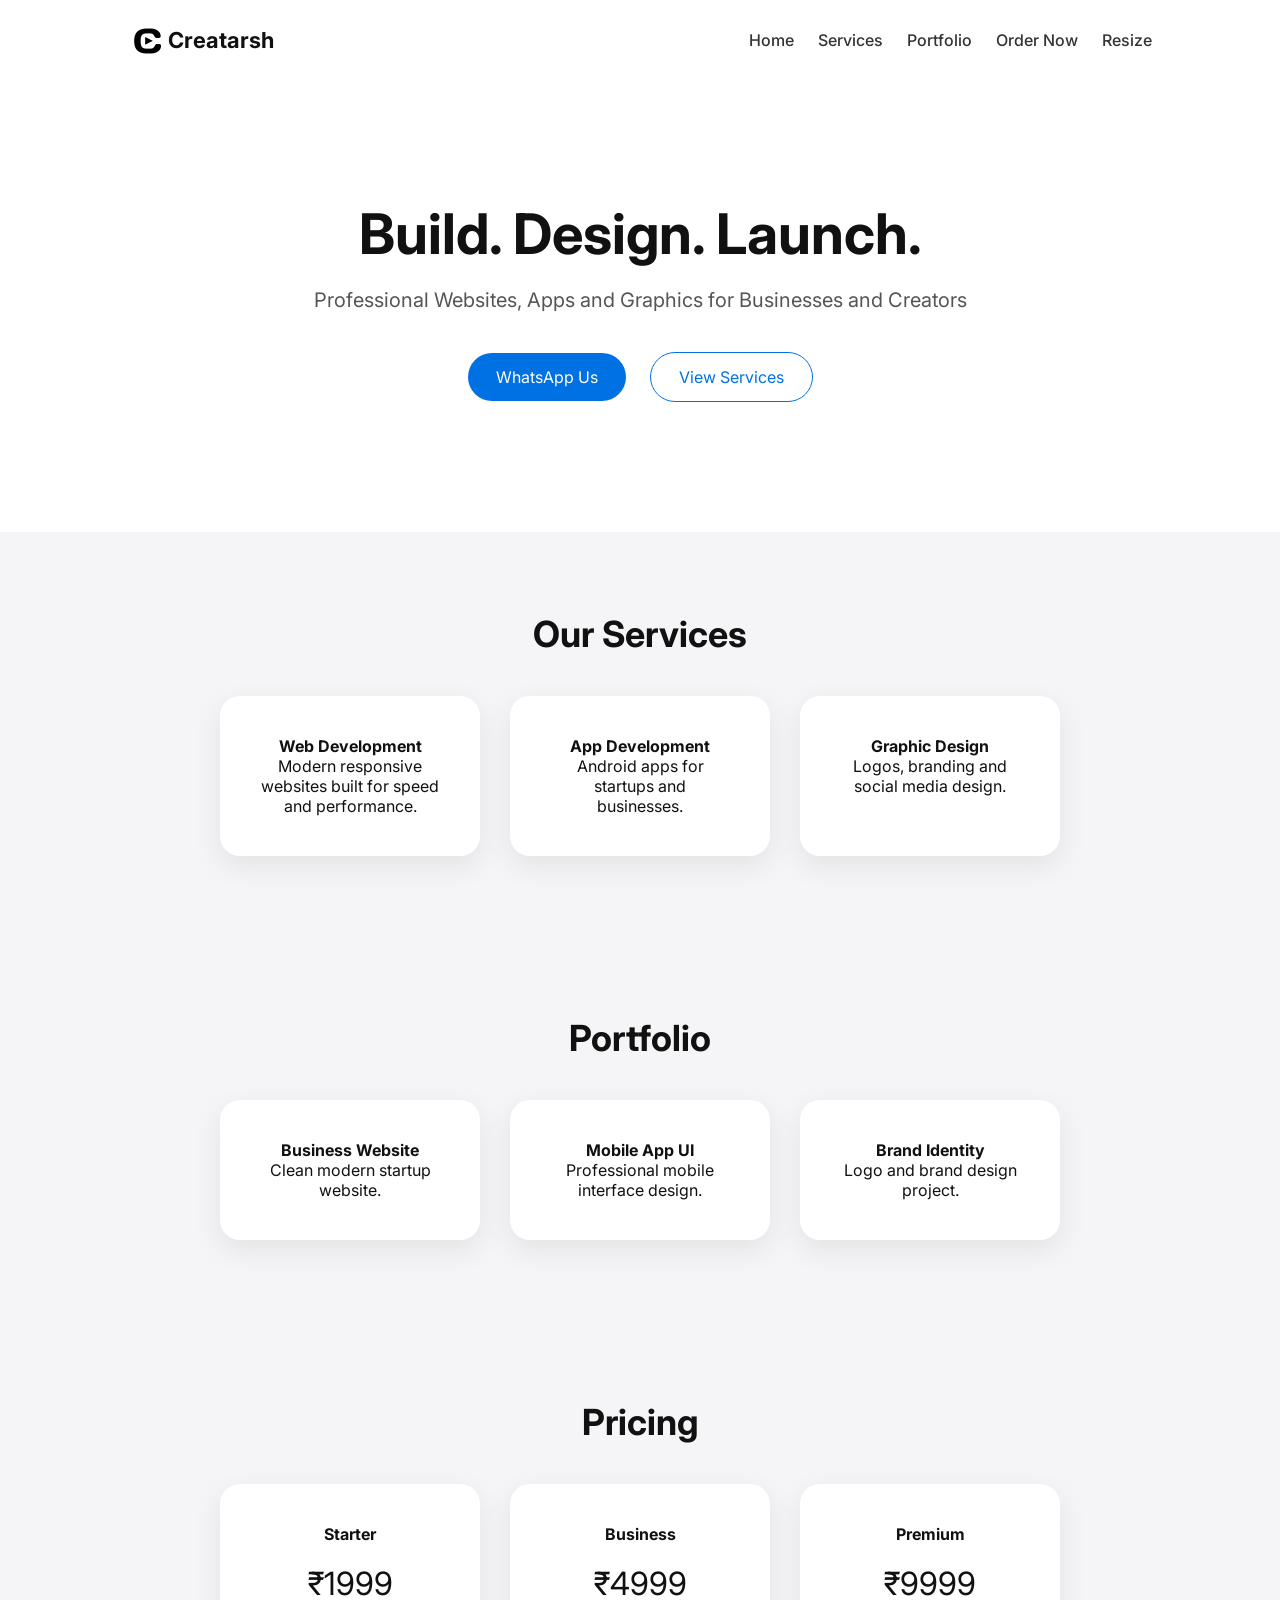
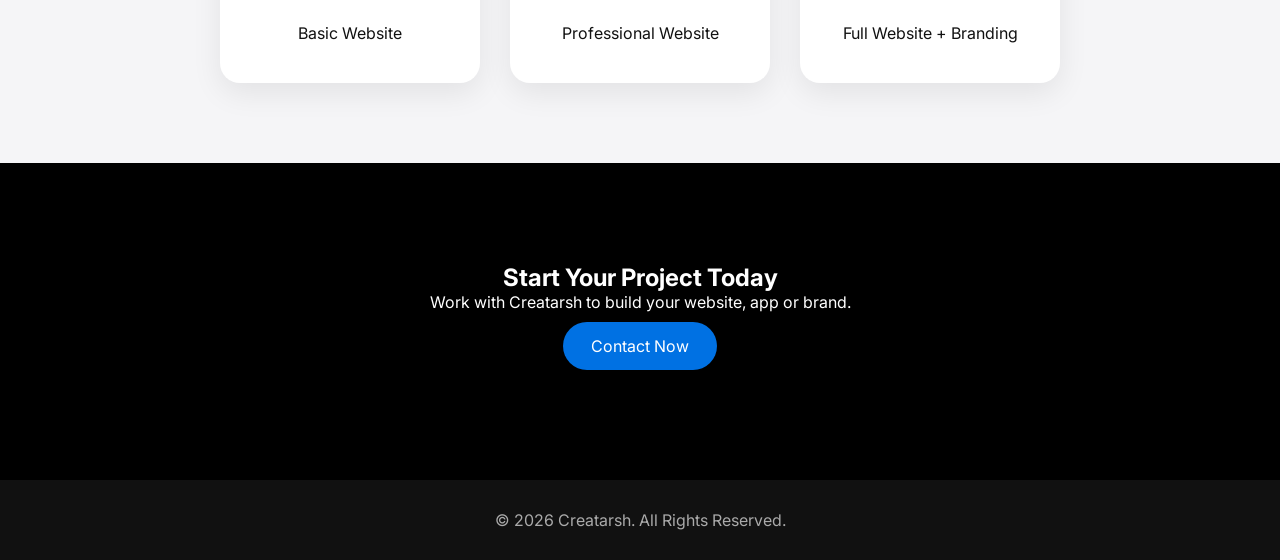
<file: index.html>
<!DOCTYPE html>
<html lang="en">
<head>



<meta charset="UTF-8">
<meta name="viewport" content="width=device-width, initial-scale=1.0">
<meta name="theme-color" content="#000000">
<meta name="apple-mobile-web-app-capable" content="yes">
<meta name="apple-mobile-web-app-status-bar-style" content="black">
<meta name="apple-mobile-web-app-title" content="Creatarsh">


<title>Creatarsh</title>
<link rel="apple-touch-icon" href="logo.png">
<link rel="icon" type="image/png" href="favicon.png">

<link rel="stylesheet" href="style.css">



<link href="https://fonts.googleapis.com/css2?family=Inter:wght@300;400;600;700&display=swap" rel="stylesheet">

</head>

<body>

<header>

<h1>
    <img src="logo.png" alt="logo">Creatarsh</h1>

<nav>
<a href="https://creatarsh.in/index.html">Home</a>
<a href="services.html">Services</a>
<a href="portfolio.html">Portfolio</a>
<a href="order.html">Order Now</a>
<a href="imagetool.html">Resize</a>
</nav>

</header>


<section class="hero">

<h2>Build. Design. Launch.</h2>

<p>Professional Websites, Apps and Graphics for Businesses and Creators</p>


<a class="btn primary" href="https://wa.me/917566743098">WhatsApp Us</a>
<a class="btn secondary" href="services.html">View Services</a>


</section>


<section class="section">

<h3>Our Services</h3>

<div class="services">

<div class="card">
<h4>Web Development</h4>
<p>Modern responsive websites built for speed and performance.</p>
</div>

<div class="card">
<h4>App Development</h4>
<p>Android apps for startups and businesses.</p>
</div>

<div class="card">
<h4>Graphic Design</h4>
<p>Logos, branding and social media design.</p>
</div>

</div>

</section>


<section class="section">

<h3>Portfolio</h3>

<div class="portfolio">

<div class="project">
<h4>Business Website</h4>
<p>Clean modern startup website.</p>
</div>

<div class="project">
<h4>Mobile App UI</h4>
<p>Professional mobile interface design.</p>
</div>

<div class="project">
<h4>Brand Identity</h4>
<p>Logo and brand design project.</p>
</div>

</div>

</section>


<section class="section">

<h3>Pricing</h3>

<div class="pricing">

<div class="price-card">
<h4>Starter</h4>
<p class="price">₹1999</p>
<p>Basic Website</p>
</div>

<div class="price-card">
<h4>Business</h4>
<p class="price">₹4999</p>
<p>Professional Website</p>
</div>

<div class="price-card">
<h4>Premium</h4>
<p class="price">₹9999</p>
<p>Full Website + Branding</p>
</div>

</div>

</section>


<section class="cta">

<h2>Start Your Project Today</h2>

<p>Work with Creatarsh to build your website, app or brand.</p>

<a class="btn primary">Contact Now</a>

</section>


<footer>

<p>© 2026 Creatarsh. All Rights Reserved.</p>

</footer>

<div class="mobile-nav">

<a href="index.html">Home</a>
<a href="services.html">Services</a>
<a href="portfolio.html">Portfolio</a>
<a href="#">Contact</a>

</div>
</body>
</html>
</file>
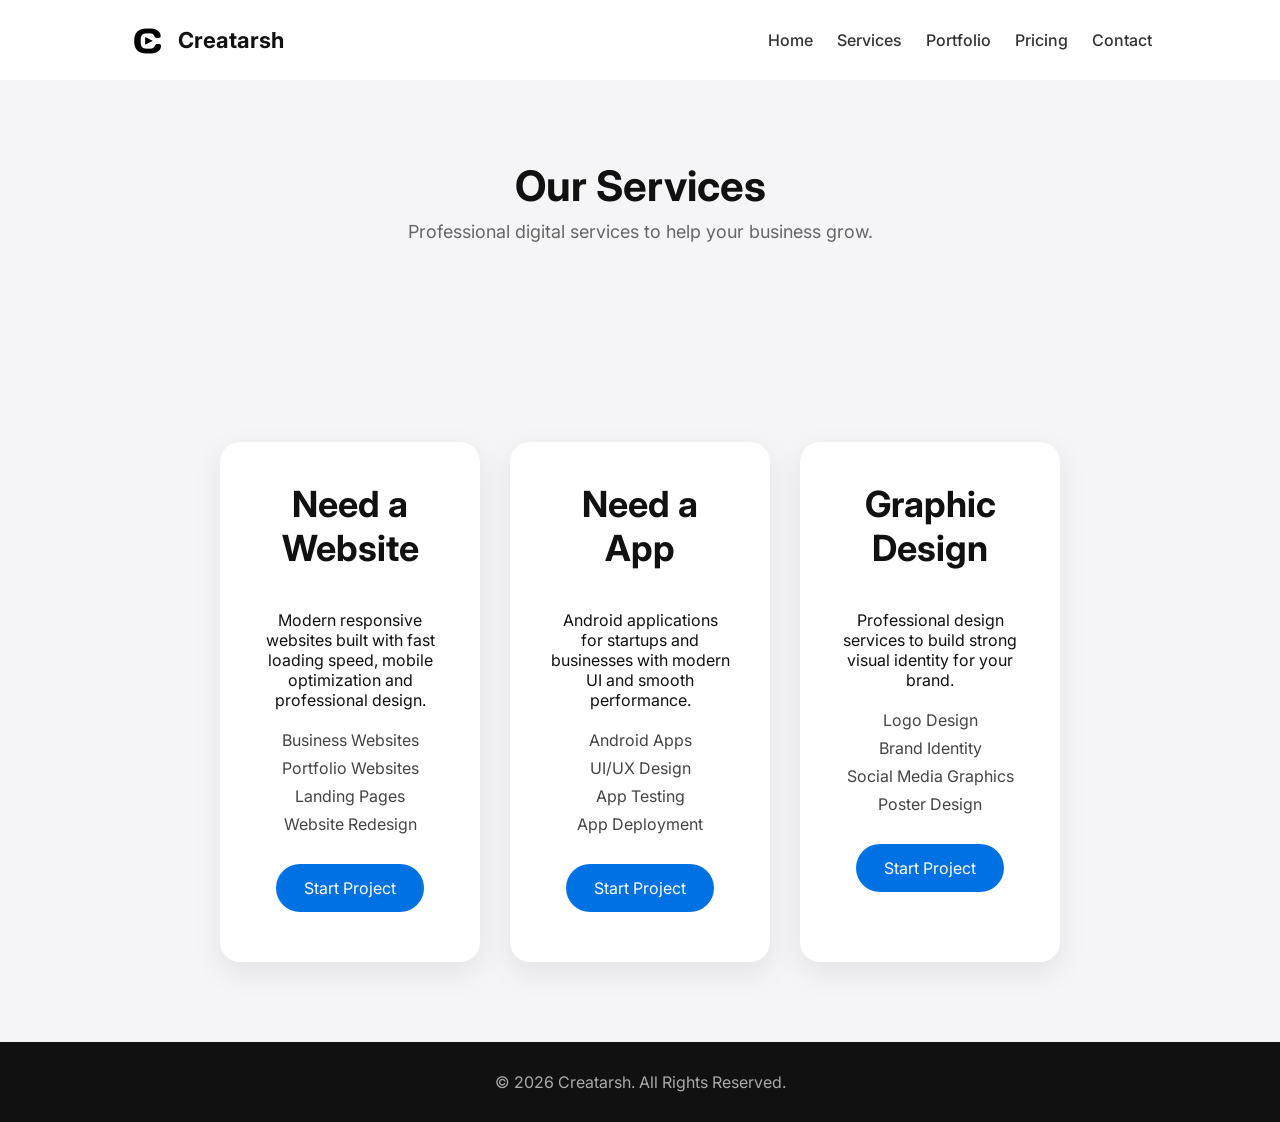
<file: services.html>
<!DOCTYPE html>
<html lang="en">
<head>

<meta charset="UTF-8">
<meta name="viewport" content="width=device-width, initial-scale=1.0">

<title>Creatarsh</title>

<link rel="icon" type="image/png" href="favicon.png">

<link rel="stylesheet" href="style.css">


<link href="https://fonts.googleapis.com/css2?family=Inter:wght@300;400;600;700&display=swap" rel="stylesheet">

</head>

<body>

<header>

<h1 class="logo-title">
<img src="logo.png" alt="Creatarsh Logo">
Creatarsh
</h1>

<nav>
<a href="index.html">Home</a>
<a href="services.html">Services</a>
<a href="portfolio.html">Portfolio</a>
<a href="#">Pricing</a>
<a href="#">Contact</a>
</nav>

</header>


<section class="section">

<h2 class="page-title">Our Services</h2>

<p class="page-subtitle">
Professional digital services to help your business grow.
</p>

</section>


<section class="section">

<div class="services">

<div class="card">

<h3>Need a Website</h3>

<p>
Modern responsive websites built with fast loading speed,
mobile optimization and professional design.
</p>

<ul class="service-list">
<li>Business Websites</li>
<li>Portfolio Websites</li>
<li>Landing Pages</li>
<li>Website Redesign</li>
</ul>

<a class="btn primary">Start Project</a>

</div>


<div class="card">

<h3>Need   a App</h3>

<p>
Android applications for startups and businesses
with modern UI and smooth performance.
</p>

<ul class="service-list">
<li>Android Apps</li>
<li>UI/UX Design</li>
<li>App Testing</li>
<li>App Deployment</li>
</ul>

<a class="btn primary">Start Project</a>

</div>


<div class="card">

<h3>Graphic Design</h3>

<p>
Professional design services to build strong
visual identity for your brand.
</p>

<ul class="service-list">
<li>Logo Design</li>
<li>Brand Identity</li>
<li>Social Media Graphics</li>
<li>Poster Design</li>
</ul>

<a class="btn primary">Start Project</a>

</div>

</div>

</section>


<footer>

<p>© 2026 Creatarsh. All Rights Reserved.</p>

</footer>

</body>

</html>
</file>
<file: style.css>
*{
margin:0;
padding:0;
box-sizing:border-box;
font-family: 'Inter', sans-serif;
}
html{
scroll-behavior:smooth;
}
body{
background:#f5f5f7;
color:#111;
}
.card:hover,
.project:hover,
.price-card:hover{
transform: translateY(-10px);
transition: 0.3s;
}
header{
display:flex;
justify-content:space-between;
align-items:center;
padding:20px 10%;
background:white;
position:sticky;
top:0;
}

header h1{
font-size:22px;
font-weight:700;
}

nav a{
margin-left:20px;
text-decoration:none;
color:#333;
font-weight:500;
}

.hero{
text-align:center;
padding:120px 20px;
background:white;
}

.hero h2{
font-size:56px;
margin-bottom:20px;
}

.hero p{
font-size:20px;
color:#555;
margin-bottom:30px;
}

.btn{
padding:14px 28px;
border-radius:30px;
text-decoration:none;
margin:10px;
display:inline-block;
}

.primary{
background:#0071e3;
color:white;
}

.secondary{
border:1px solid #0071e3;
color:#0071e3;
}

.section{
padding:80px 10%;
text-align:center;
}

.section h3{
font-size:36px;
margin-bottom:40px;
}

.services,
.portfolio,
.pricing{
display:flex;
gap:30px;
flex-wrap:wrap;
justify-content:center;
}

.card,
.project,
.price-card{
background:white;
padding:40px;
border-radius:20px;
width:260px;
box-shadow:0 10px 30px rgba(0,0,0,0.08);
}

.price{
font-size:32px;
margin:20px 0;
}

.cta{
background:black;
color:white;
padding:100px 20px;
text-align:center;
}

footer{
text-align:center;
padding:30px;
background:#111;
color:#aaa;
}
h1 img {
    height: 40px;
}
header h1 {
    display: flex;
    align-items: center;
    justify-content: center;
}
.logo-title{
display:flex;
align-items:center;
gap:10px;
font-size:22px;
font-weight:700;
}

.logo-title img{
height:40px;
}

.page-title{
font-size:42px;
margin-bottom:10px;
}

.page-subtitle{
color:#666;
font-size:18px;
margin-bottom:40px;
}

.service-list{
list-style:none;
margin:20px 0;
}

.service-list li{
margin-bottom:8px;
color:#444;
}
/* MOBILE APP STYLE */

@media (max-width:768px){

header{
padding:15px 20px;
}

.hero{
padding:60px 20px;
}

.hero h2{
font-size:34px;
}

.hero p{
font-size:16px;
}

.services,
.portfolio,
.pricing{
flex-direction:column;
align-items:center;
}

.card,
.project,
.price-card{
width:100%;
max-width:350px;
}

nav{
display:none;
}

}
.mobile-nav{
display:none;
}

@media (max-width:768px){

.mobile-nav{
display:flex;
position:fixed;
bottom:0;
left:0;
width:100%;
background:white;
justify-content:space-around;
padding:15px 0;
box-shadow:0 -5px 20px rgba(0,0,0,0.1);
}

.mobile-nav a{
text-decoration:none;
color:#333;
font-weight:600;
}

body{
padding-bottom:70px;
}

}
/* PORTFOLIO GRID */

.portfolio-grid{

display:grid;
grid-template-columns:repeat(auto-fit,minmax(280px,1fr));
gap:30px;
padding:40px 10%;

}

.portfolio-item{

background:white;
border-radius:20px;
overflow:hidden;
box-shadow:0 10px 30px rgba(0,0,0,0.08);
transition:0.3s;

}

.portfolio-item:hover{

transform:translateY(-10px);

}

.portfolio-item img,
.portfolio-item video{

width:100%;
display:block;

}

.portfolio-info{

padding:20px;

}

.portfolio-info h3{

margin-bottom:10px;

}

.portfolio-info p{

color:#555;

}
.order-container{

display:flex;
justify-content:center;
padding:40px 10%;

}

.order-form{

background:white;
padding:40px;
border-radius:20px;
box-shadow:0 10px 30px rgba(0,0,0,0.1);
width:100%;
max-width:500px;
display:flex;
flex-direction:column;
gap:15px;

}

.order-form input,
.order-form select,
.order-form textarea{

padding:12px;
border-radius:10px;
border:1px solid #ddd;
font-size:14px;

}

.order-form textarea{

height:120px;

}

.order-form button{

margin-top:10px;


}
/* ORDER PAGE */

.order-container{
display:flex;
justify-content:center;
padding:40px 10%;
}

.order-form{
background:#ffffff;
padding:40px;
border-radius:20px;
box-shadow:0 15px 40px rgba(0,0,0,0.08);
width:100%;
max-width:520px;
display:flex;
flex-direction:column;
gap:18px;
}

.order-form label{
font-size:14px;
font-weight:600;
color:#333;
}

.order-form input,
.order-form select,
.order-form textarea{
padding:14px;
border-radius:10px;
border:1px solid #ddd;
font-size:14px;
transition:0.2s;
outline:none;
}

.order-form input:focus,
.order-form select:focus,
.order-form textarea:focus{
border-color:#0071e3;
box-shadow:0 0 0 3px rgba(0,113,227,0.1);
}

.order-form textarea{
min-height:120px;
resize:vertical;
}

.order-form button{
margin-top:10px;
font-size:16px;
padding:14px;
border-radius:30px;
cursor:pointer;
}
/* ORDER FORM STYLING */

.order-form{
max-width:520px;
margin:40px auto;
padding:35px;
background:#ffffff;
border-radius:20px;
box-shadow:0 15px 40px rgba(0,0,0,0.08);
display:flex;
flex-direction:column;
gap:16px;
}

.order-form label{
font-size:14px;
font-weight:600;
color:#333;
}

.order-form input,
.order-form select,
.order-form textarea{
width:100%;
padding:14px;
border-radius:10px;
border:1px solid #ddd;
font-size:14px;
font-family:inherit;
transition:all 0.2s ease;
}

.order-form textarea{
min-height:120px;
resize:vertical;
}

.order-form input:focus,
.order-form select:focus,
.order-form textarea:focus{
border-color:#0071e3;
box-shadow:0 0 0 3px rgba(0,113,227,0.15);
outline:none;
}

.order-form button{
margin-top:10px;
padding:14px;
border:none;
border-radius:30px;
font-size:16px;
font-weight:600;
cursor:pointer;
background:#0071e3;
color:white;
transition:0.2s;
}

.order-form button:hover{
background:#005bb5;
}
</file>
